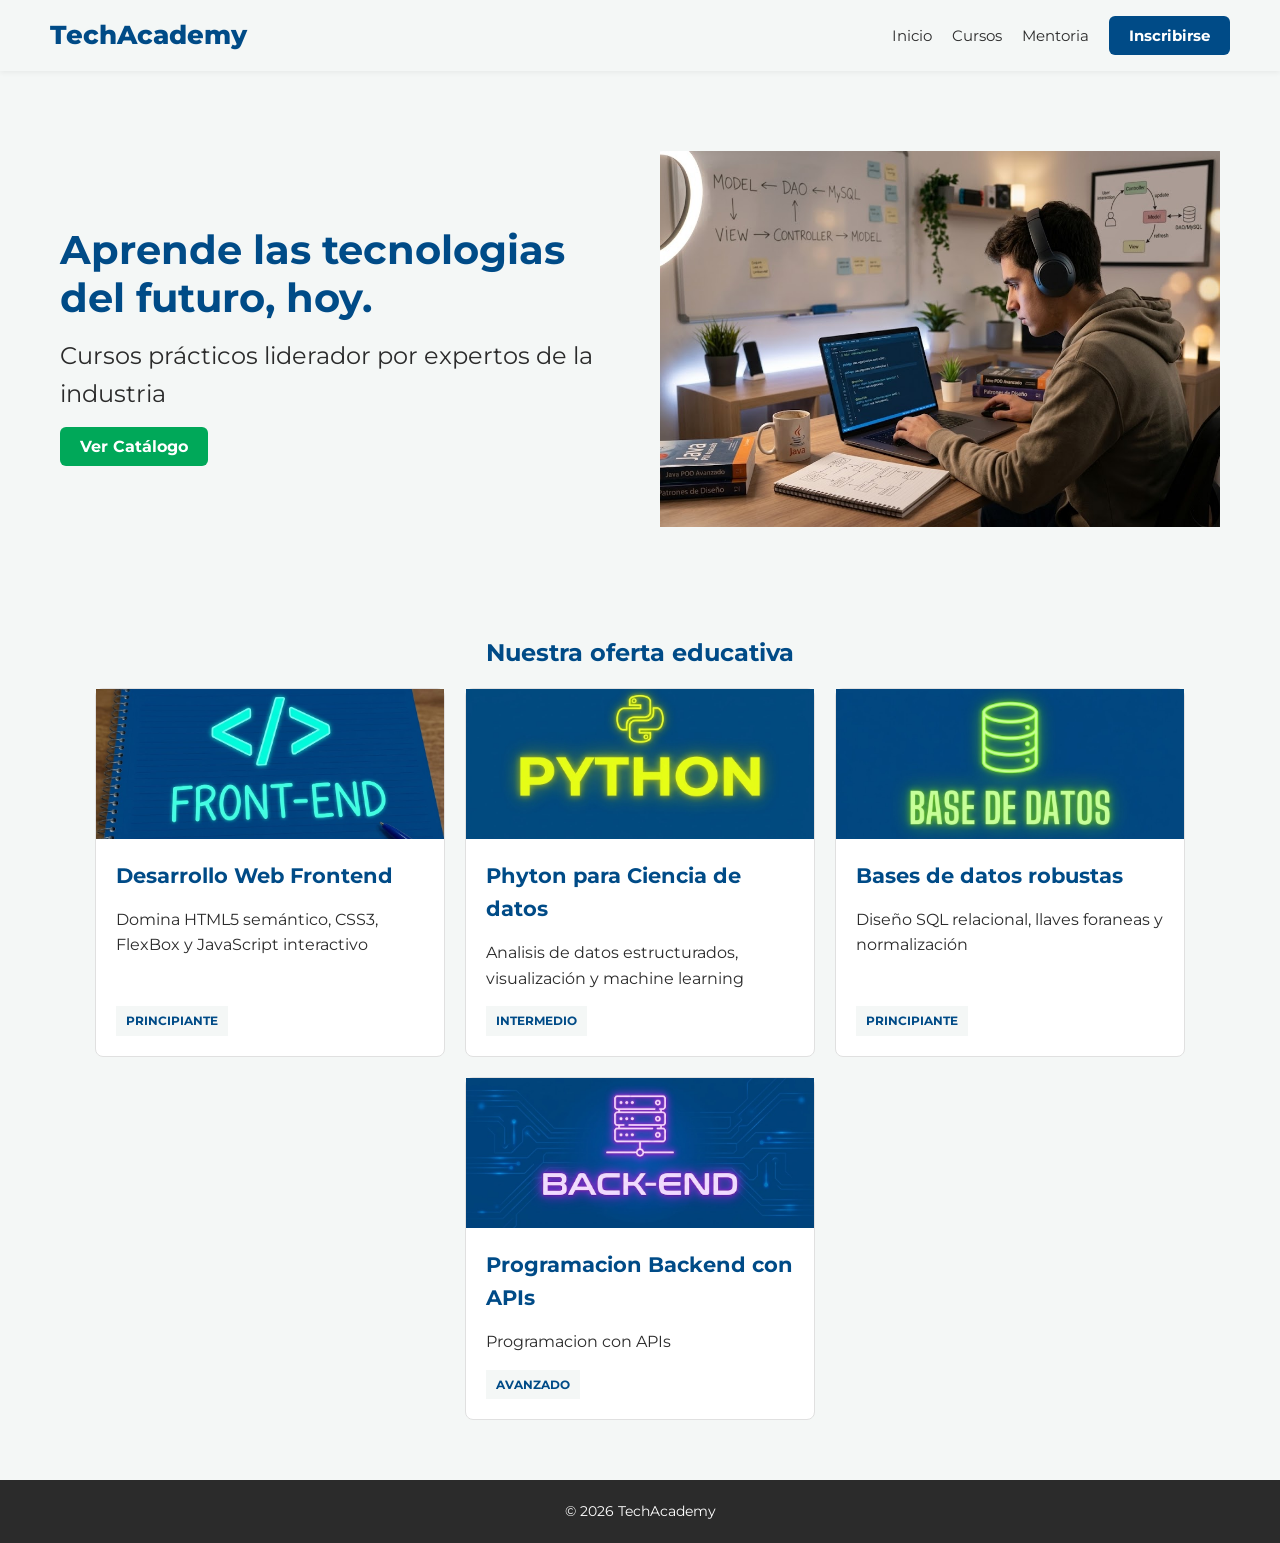
<file: index.html>
<!DOCTYPE html>
<html lang="en">
<head>
    <meta charset="UTF-8">
    <meta name="viewport" content="width=device-width, initial-scale=1.0">
    <link rel="stylesheet" href="css/miEstilo0.css">
    <title>TechAcademy</title>
    <link rel="preconnect" href="https://fonts.googleapis.com"><!--Tipografia: Google fonts: select letra, presiona get fontm, presiona get embed code-->
    <link rel="preconnect" href="https://fonts.gstatic.com" crossorigin>
    <link href="https://fonts.googleapis.com/css2?family=Montserrat:ital,wght@0,100..900;1,100..900&display=swap" rel="stylesheet">
</head>
<body>
    <!--Encabezado-->
    <header>
        <div id="logo">
            <H1>TechAcademy</H1>
        </div>
        <nav class="navPrincipal">
            <ul>
                <li><a href="index">Inicio</a></li>
                <li><a href="cursos.html">Cursos</a></li>
                <li><a href="mentoria.html">Mentoria</a></li>
                <li><a href="inscripcion.html"id="btn_destacado">Inscribirse</a></li><!--identificador-->
            </ul>
        </nav>
    </header>
    <!--CONTENIDO PRINCIPAL-->
    <main class="contenedor_principal">
        <section class="tec"><!--Contenido que acompaña a las imagenes-->
            <section class="tec_contenido">
        <h2>Aprende las tecnologias del futuro, hoy.</h2>
        <p>Cursos prácticos liderador por expertos de la industria</p>
        <a href="" id="btn_accion">Ver Catálogo</a>
            </section>
        <section class="imagen">
            <img src="images/img1.jpg" alt="Estudiante programando">
        </section>
        </section>

        <section id="catalogo"> 
            <h2>Nuestra oferta educativa</h2>
            <div class ="grid_cursos">
              <article class="tarjeta_curso">
                <img src="images/img2.jpg" alt="Frontend">
                <div class="info_curso">
                    <h3>Desarrollo Web Frontend </h3>
                    <p>Domina HTML5 semántico, CSS3, FlexBox y JavaScript interactivo</p>
                    <span class="nivel">Principiante</span>
                </div>
              </article>  
              <article class="tarjeta_curso">
                <img src="images/img3.jpg" alt="Phyton">
                     <div class="info_curso">
                    <h3>Phyton para Ciencia de datos</h3>
                    <p>Analisis de datos estructurados, visualización y machine learning</p>
                    <span class="nivel">Intermedio</span>
                     </div>
              </article>
                <article class="tarjeta_curso">
                    <img src="images/img4.jpg" alt="Bases de datos">
                    <div class="info_curso">
                        <h3>Bases de datos robustas</h3>
                        <p>Diseño SQL relacional, llaves foraneas y normalización</p>
                        <span class="nivel">Principiante</span>
                    </div>
                </article>
                <article class="tarjeta_curso">
                <img src="images/img5.jpg" alt="Backend con APIs">
                     <div class="info_curso">
                    <h3>Programacion Backend con APIs</h3>
                    <p>Programacion con APIs</p>
                    <span class="nivel">Avanzado</span>
                     </div>
              </article>
            </div>
        </section>
    </main>
    <footer>
        <p>&copy; 2026 TechAcademy</p>
</body> 
</html>
</file>
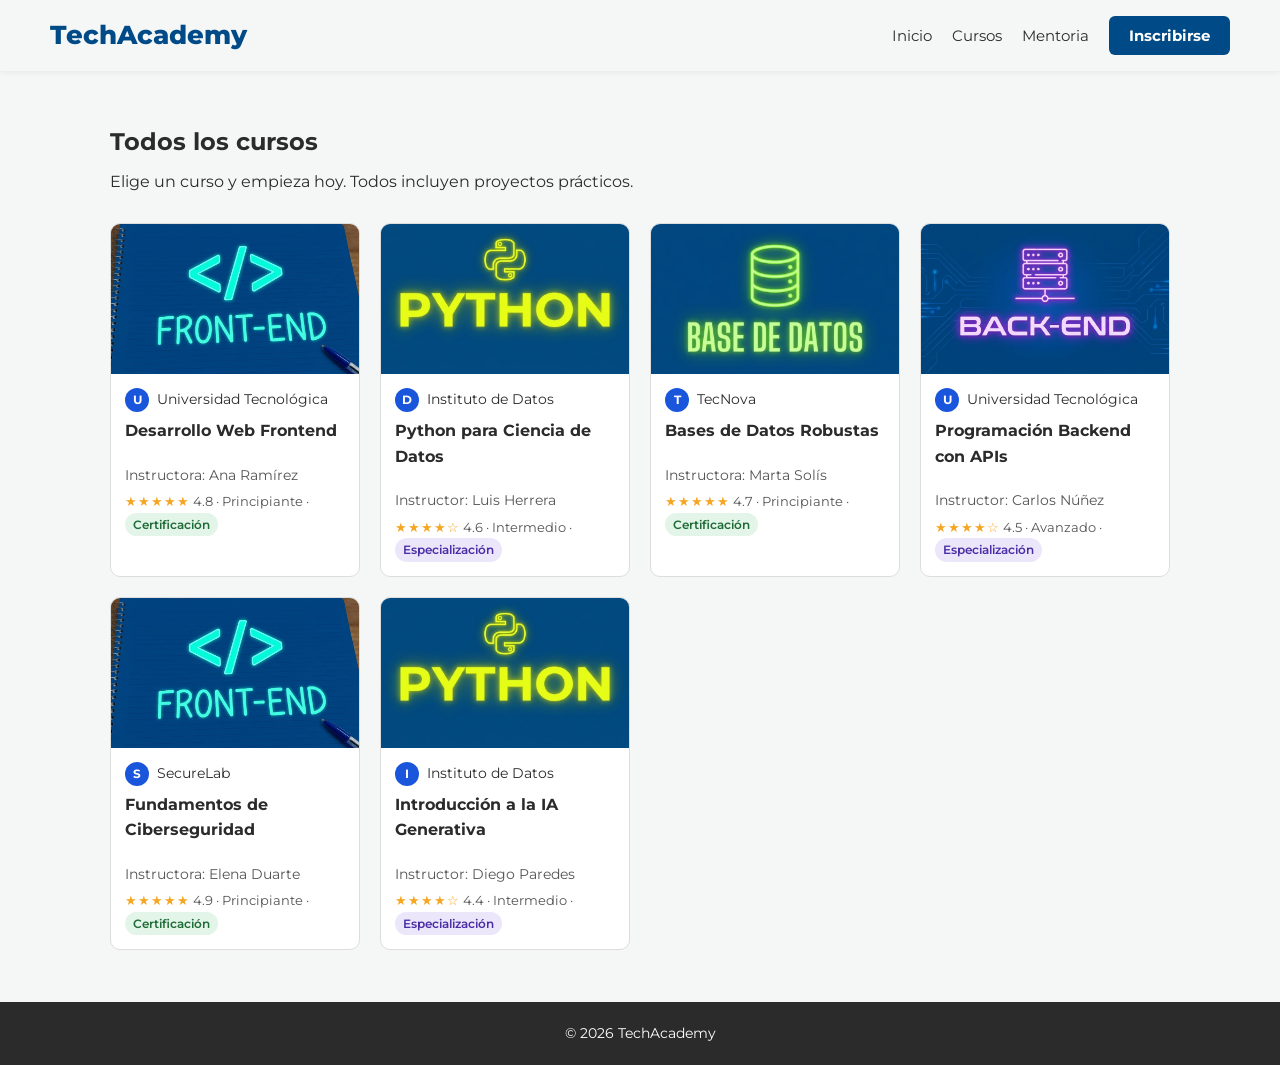
<file: cursos.html>
<!DOCTYPE html>
<html lang="es">
<head>
    <meta charset="UTF-8">
    <meta name="viewport" content="width=device-width, initial-scale=1.0">
    <link rel="stylesheet" href="css/miEstilo0.css">
    <link rel="stylesheet" href="css/paginas.css">
    <title>Cursos | TechAcademy</title>
    <link rel="preconnect" href="https://fonts.googleapis.com">
    <link rel="preconnect" href="https://fonts.gstatic.com" crossorigin>
    <link href="https://fonts.googleapis.com/css2?family=Montserrat:ital,wght@0,100..900;1,100..900&display=swap" rel="stylesheet">
</head>
<body>
    <!--Encabezado-->
    <header>
        <div id="logo">
            <h1>TechAcademy</h1>
        </div>
        <nav class="navPrincipal">
            <ul>
                <li><a href="index.html">Inicio</a></li>
                <li><a href="cursos.html">Cursos</a></li>
                <li><a href="mentoria.html">Mentoria</a></li>
                <li><a href="inscripcion.html" id="btn_destacado">Inscribirse</a></li>
            </ul>
        </nav>
    </header>

    <!--CONTENIDO PRINCIPAL-->
    <main class="contenedor_principal">
        <section class="pagina">
            <h2>Todos los cursos</h2>
            <p class="intro">Elige un curso y empieza hoy. Todos incluyen proyectos prácticos.</p>

            <div class="cuadricula_cursos">

                <article class="card">
                    <img class="card_img" src="images/img2.jpg" alt="Desarrollo web frontend">
                    <div class="card_cuerpo">
                        <p class="card_inst"><span class="logo_inst">U</span> Universidad Tecnológica</p>
                        <h3>Desarrollo Web Frontend</h3>
                        <p class="card_instructor">Instructora: Ana Ramírez</p>
                        <p class="card_meta"><span class="estrellas" aria-label="4.8 de 5 estrellas">★★★★★</span> 4.8 · Principiante · <span class="tipo tipo_cert">Certificación</span></p>
                    </div>
                </article>

                <article class="card">
                    <img class="card_img" src="images/img3.jpg" alt="Python para ciencia de datos">
                    <div class="card_cuerpo">
                        <p class="card_inst"><span class="logo_inst">D</span> Instituto de Datos</p>
                        <h3>Python para Ciencia de Datos</h3>
                        <p class="card_instructor">Instructor: Luis Herrera</p>
                        <p class="card_meta"><span class="estrellas" aria-label="4.6 de 5 estrellas">★★★★☆</span> 4.6 · Intermedio · <span class="tipo tipo_esp">Especialización</span></p>
                    </div>
                </article>

                <article class="card">
                    <img class="card_img" src="images/img4.jpg" alt="Bases de datos">
                    <div class="card_cuerpo">
                        <p class="card_inst"><span class="logo_inst">T</span> TecNova</p>
                        <h3>Bases de Datos Robustas</h3>
                        <p class="card_instructor">Instructora: Marta Solís</p>
                        <p class="card_meta"><span class="estrellas" aria-label="4.7 de 5 estrellas">★★★★★</span> 4.7 · Principiante · <span class="tipo tipo_cert">Certificación</span></p>
                    </div>
                </article>

                <article class="card">
                    <img class="card_img" src="images/img5.jpg" alt="Backend con APIs">
                    <div class="card_cuerpo">
                        <p class="card_inst"><span class="logo_inst">U</span> Universidad Tecnológica</p>
                        <h3>Programación Backend con APIs</h3>
                        <p class="card_instructor">Instructor: Carlos Núñez</p>
                        <p class="card_meta"><span class="estrellas" aria-label="4.5 de 5 estrellas">★★★★☆</span> 4.5 · Avanzado · <span class="tipo tipo_esp">Especialización</span></p>
                    </div>
                </article>

                <article class="card">
                    <img class="card_img" src="images/img2.jpg" alt="Ciberseguridad">
                    <div class="card_cuerpo">
                        <p class="card_inst"><span class="logo_inst">S</span> SecureLab</p>
                        <h3>Fundamentos de Ciberseguridad</h3>
                        <p class="card_instructor">Instructora: Elena Duarte</p>
                        <p class="card_meta"><span class="estrellas" aria-label="4.9 de 5 estrellas">★★★★★</span> 4.9 · Principiante · <span class="tipo tipo_cert">Certificación</span></p>
                    </div>
                </article>

                <article class="card">
                    <img class="card_img" src="images/img3.jpg" alt="Inteligencia artificial generativa">
                    <div class="card_cuerpo">
                        <p class="card_inst"><span class="logo_inst">I</span> Instituto de Datos</p>
                        <h3>Introducción a la IA Generativa</h3>
                        <p class="card_instructor">Instructor: Diego Paredes</p>
                        <p class="card_meta"><span class="estrellas" aria-label="4.4 de 5 estrellas">★★★★☆</span> 4.4 · Intermedio · <span class="tipo tipo_esp">Especialización</span></p>
                    </div>
                </article>

            </div>
        </section>
    </main>

    <!--Pie de página-->
    <footer>
        <p>&copy; 2026 TechAcademy</p>
    </footer>
</body>
</html>
</file>
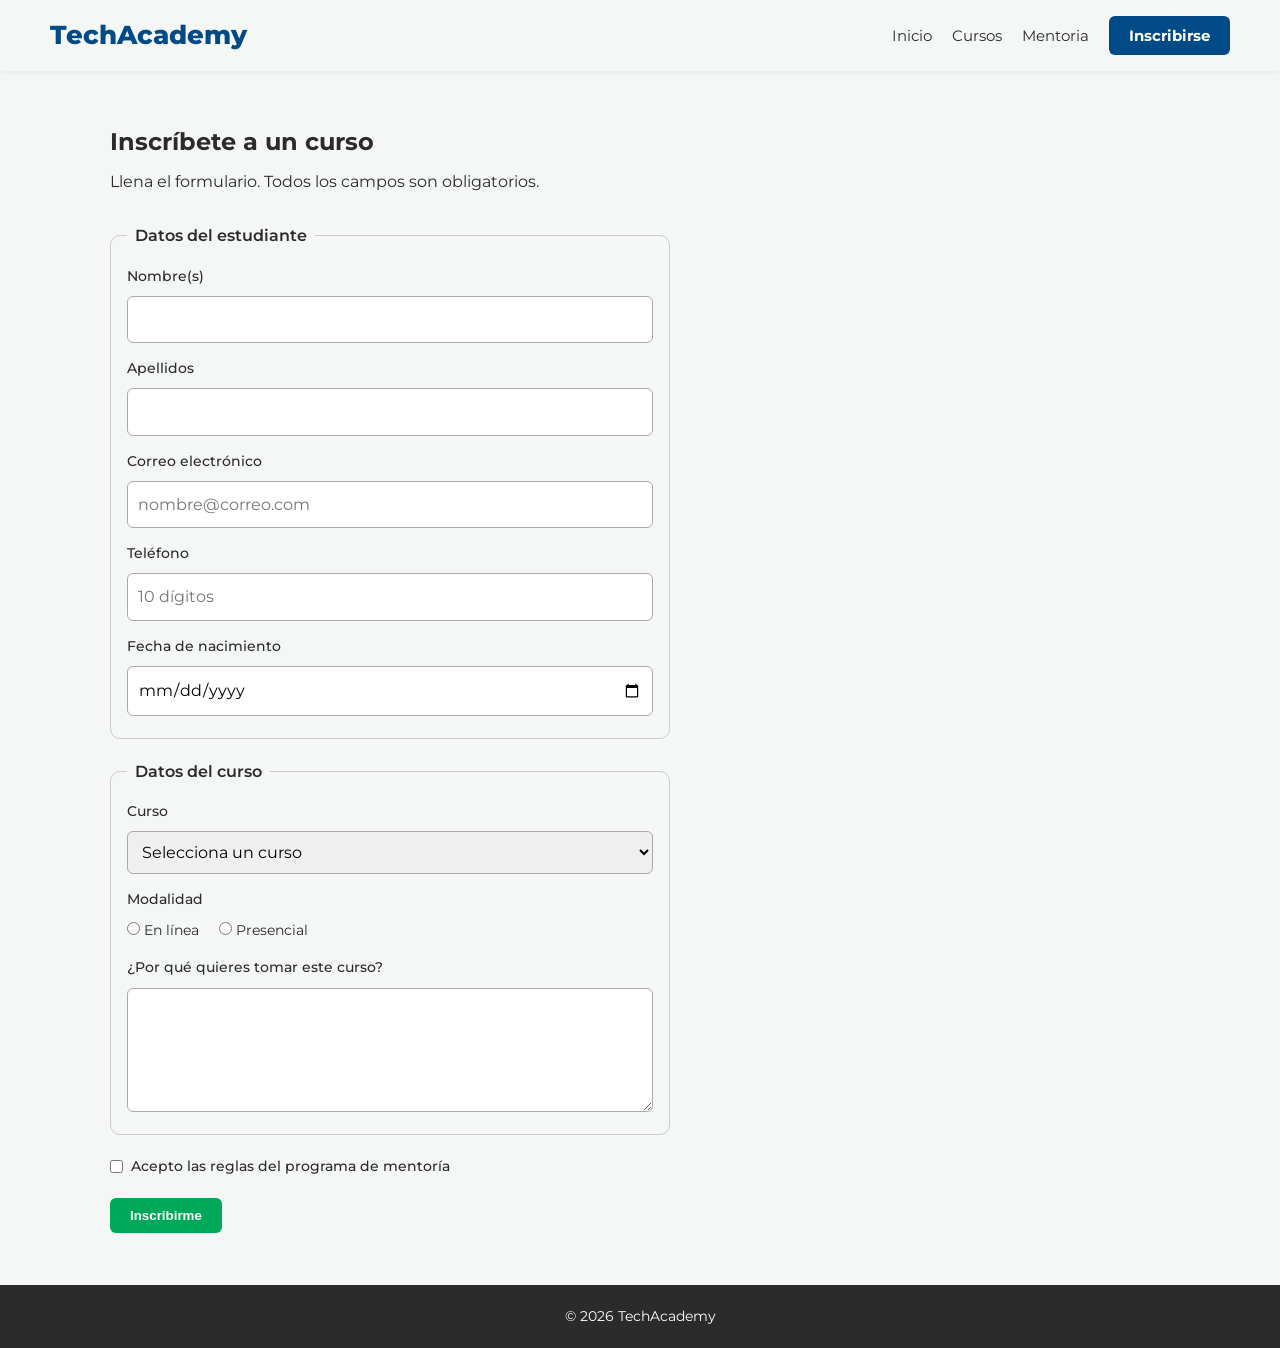
<file: inscripcion.html>
<!DOCTYPE html>
<html lang="es">
<head>
    <meta charset="UTF-8">
    <meta name="viewport" content="width=device-width, initial-scale=1.0">
    <link rel="stylesheet" href="css/miEstilo0.css">
    <link rel="stylesheet" href="css/paginas.css">
    <title>Inscripción | TechAcademy</title>
    <link rel="preconnect" href="https://fonts.googleapis.com">
    <link rel="preconnect" href="https://fonts.gstatic.com" crossorigin>
    <link href="https://fonts.googleapis.com/css2?family=Montserrat:ital,wght@0,100..900;1,100..900&display=swap" rel="stylesheet">
</head>
<body>
    <!--Encabezado-->
    <header>
        <div id="logo">
            <h1>TechAcademy</h1>
        </div>
        <nav class="navPrincipal">
            <ul>
                <li><a href="index.html">Inicio</a></li>
                <li><a href="cursos.html">Cursos</a></li>
                <li><a href="mentoria.html">Mentoria</a></li>
                <li><a href="inscripcion.html" id="btn_destacado">Inscribirse</a></li>
            </ul>
        </nav>
    </header>

    <!--CONTENIDO PRINCIPAL-->
    <main class="contenedor_principal">
        <section class="pagina">
            <h2>Inscríbete a un curso</h2>
            <p class="intro">Llena el formulario. Todos los campos son obligatorios.</p>

            <form class="formulario" action="inscripcion.html" method="get">

                <fieldset>
                    <legend>Datos del estudiante</legend>

                    <label for="nombre">Nombre(s)</label>
                    <input type="text" id="nombre" name="nombre" required>

                    <label for="apellidos">Apellidos</label>
                    <input type="text" id="apellidos" name="apellidos" required>

                    <label for="correo">Correo electrónico</label>
                    <input type="email" id="correo" name="correo" placeholder="nombre@correo.com" required>

                    <label for="telefono">Teléfono</label>
                    <input type="tel" id="telefono" name="telefono" pattern="[0-9]{10}" placeholder="10 dígitos" required>

                    <label for="nacimiento">Fecha de nacimiento</label>
                    <input type="date" id="nacimiento" name="nacimiento" required>
                </fieldset>

                <fieldset>
                    <legend>Datos del curso</legend>

                    <label for="curso">Curso</label>
                    <select id="curso" name="curso" required>
                        <option value="">Selecciona un curso</option>
                        <option value="frontend">Desarrollo Web Frontend</option>
                        <option value="python">Python para Ciencia de Datos</option>
                        <option value="bd">Bases de Datos Robustas</option>
                        <option value="backend">Programación Backend con APIs</option>
                        <option value="ciberseguridad">Fundamentos de Ciberseguridad</option>
                        <option value="ia">Introducción a la IA Generativa</option>
                    </select>

                    <p class="etiqueta">Modalidad</p>
                    <div class="opciones">
                        <label><input type="radio" name="modalidad" value="en_linea" required> En línea</label>
                        <label><input type="radio" name="modalidad" value="presencial" required> Presencial</label>
                    </div>

                    <label for="motivo">¿Por qué quieres tomar este curso?</label>
                    <textarea id="motivo" name="motivo" rows="4" required></textarea>
                </fieldset>

                <label class="acepto">
                    <input type="checkbox" name="acepto" value="si" required>
                    Acepto las reglas del programa de mentoría
                </label>

                <button type="submit" id="btn_accion">Inscribirme</button>
            </form>
        </section>
    </main>

    <!--Pie de página-->
    <footer>
        <p>&copy; 2026 TechAcademy</p>
    </footer>
</body>
</html>
</file>
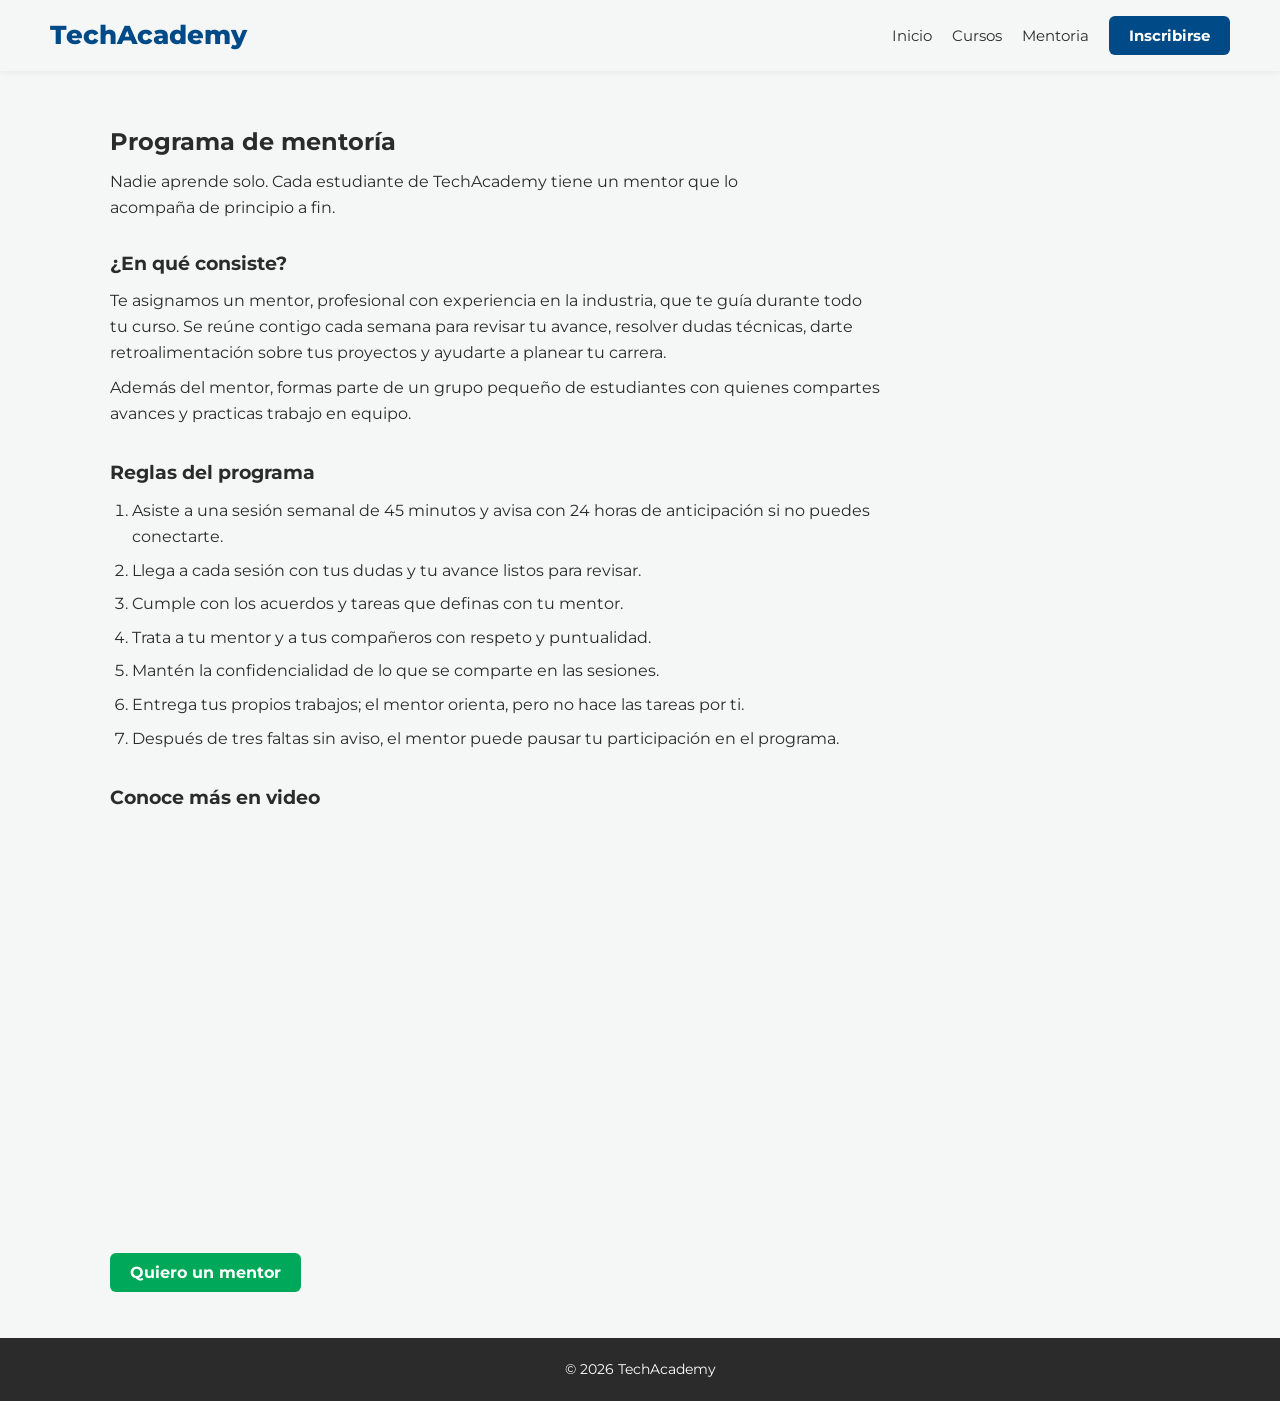
<file: mentoria.html>
<!DOCTYPE html>
<html lang="es">
<head>
    <meta charset="UTF-8">
    <meta name="viewport" content="width=device-width, initial-scale=1.0">
    <link rel="stylesheet" href="css/miEstilo0.css">
    <link rel="stylesheet" href="css/paginas.css">
    <title>Mentoría | TechAcademy</title>
    <link rel="preconnect" href="https://fonts.googleapis.com">
    <link rel="preconnect" href="https://fonts.gstatic.com" crossorigin>
    <link href="https://fonts.googleapis.com/css2?family=Montserrat:ital,wght@0,100..900;1,100..900&display=swap" rel="stylesheet">
</head>
<body>
    <!--Encabezado-->
    <header>
        <div id="logo">
            <h1>TechAcademy</h1>
        </div>
        <nav class="navPrincipal">
            <ul>
                <li><a href="index.html">Inicio</a></li>
                <li><a href="cursos.html">Cursos</a></li>
                <li><a href="mentoria.html">Mentoria</a></li>
                <li><a href="inscripcion.html" id="btn_destacado">Inscribirse</a></li>
            </ul>
        </nav>
    </header>

    <!--CONTENIDO PRINCIPAL-->
    <main class="contenedor_principal">
        <section class="pagina">
            <h2>Programa de mentoría</h2>
            <p class="intro">Nadie aprende solo. Cada estudiante de TechAcademy tiene un mentor que lo acompaña de principio a fin.</p>

            <section class="bloque">
                <h3>¿En qué consiste?</h3>
                <p>Te asignamos un mentor, profesional con experiencia en la industria, que te guía durante todo tu curso. Se reúne contigo cada semana para revisar tu avance, resolver dudas técnicas, darte retroalimentación sobre tus proyectos y ayudarte a planear tu carrera.</p>
                <p>Además del mentor, formas parte de un grupo pequeño de estudiantes con quienes compartes avances y practicas trabajo en equipo.</p>
            </section>

            <section class="bloque">
                <h3>Reglas del programa</h3>
                <ol class="reglas">
                    <li>Asiste a una sesión semanal de 45 minutos y avisa con 24 horas de anticipación si no puedes conectarte.</li>
                    <li>Llega a cada sesión con tus dudas y tu avance listos para revisar.</li>
                    <li>Cumple con los acuerdos y tareas que definas con tu mentor.</li>
                    <li>Trata a tu mentor y a tus compañeros con respeto y puntualidad.</li>
                    <li>Mantén la confidencialidad de lo que se comparte en las sesiones.</li>
                    <li>Entrega tus propios trabajos; el mentor orienta, pero no hace las tareas por ti.</li>
                    <li>Después de tres faltas sin aviso, el mentor puede pausar tu participación en el programa.</li>
                </ol>
            </section>

            <section class="bloque">
                <h3>Conoce más en video</h3>
                <div class="video">
                    <!-- Reemplaza VIDEO_ID por el ID del video de YouTube que elijas -->
                    <iframe src="https://www.youtube.com/embed/https://youtu.be/dQw4w9WgXcQ?si=xxxx" title="¿Qué es la mentoría?" referrerpolicy="strict-origin-when-cross-origin" allow="accelerometer; autoplay; clipboard-write; encrypted-media; gyroscope; picture-in-picture" allowfullscreen></iframe>
                </div>
            </section>

            <a href="inscripcion.html" id="btn_accion">Quiero un mentor</a>
        </section>
    </main>

    <!--Pie de página-->
    <footer>
        <p>&copy; 2026 TechAcademy</p>
    </footer>
</body>
</html>
</file>
<file: css/miEstilo0.css>
/*EN css utilizar escrituca snake*/
/*Recurso con fuente descargada*/
/*# para ID's, . para clases, * para toda la pagina, etiquetas html(body,head)*/
@font-face{
    font-family: 'openDescargada';
    src: url ("../Fonts/OpenSans-Regular.ttf") format ('woff2');
}
/*VARIABLES Css*/
:root{
    --color_principal: #004b87;
    --color_secundario: #00a859;
    --color_obscuro: #2b2b2b;
    --color_claro: #fff;
    --color_fondo:#f4f7f6;
    --color_borde: #e0e0e0;

    --fuente_titulos:'Montserrat';
    --fuente_cuerpo:'OpenDescargada';
}
*{
    box-sizing: border-box;
    margin: 0;
    padding: 0;
}

body{
    background-color: var(--color_fondo);
    color: var(--color_obscuro);
    line-height: 1.6;
    font-family: var(--fuente_titulos);
}

ul{
    list-style:none;
}
a{
    text-decoration: none;
    font-family: var(--fuente_titulos);
}
header{
    display: flex; /*default flex-direction:row*/
    background-color: var(--color_fondo);
    justify-content: space-between;
    align-items: center;
    box-shadow: 0 2px 5px rgb(0, 0, 0, 0.05);
    /*menu pegajoso*/
    top: 0;
    position: sticky;
    z-index:1000 ;/*preferencia de vista*/
    padding: 15px 50px;
}
nav{
    display: flex;
}
nav ul{
    display: flex;
    gap: 20px;
    align-items: center;
}

nav ul a{
    font-size: 0.95rem;/*puntos por pixeles dependiendo de la pantalla donde se vea*/
    font: weight 600;/*bold es un100%*/
    color: inherit; /*valor por default de padre*/
}
nav a:hover{
    /*aqui tengo que regresar*/
    color: var(--color_principal);
}
#logo h1{
    color: var(--color_principal);
    font-size: 1.6rem;
    font-weight: 800;
    margin-bottom: 0;
}
h1, h2,h3{
    font-family: var(--fuente_titulos);
    font-weight: 700;
    letter-spacing:-0.5 ;/*espacio estre letras*/
    margin-bottom: 15px;
}
#btn_destacado, #btn_accion{
    padding: 10px 20px;
    border-radius: 6px;
    font-weight: 700;
}
#btn_destacado{
    background-color: var(--color_principal);
    color: var(--color_claro);
}
#btn_accion{
    background-color: var(--color_secundario);
    color: var(--color_claro);
}
#btn_accion:hover{
    background-color: var(--color_principal);
    color: var(--color_claro);
}
#btn_destacado:hover{
    background-color: var(--color_principal);
    color: var(--color_secundario);
}
.contenedor_principal{
    max-width: 1200px; /*Tamaño universal para la imagen*/
    margin: 0 auto;
    padding: 20px;
}
/*Contenido principal*/
.tec{
    display: flex;
    flex-direction: row;
    align-items: center;
    gap: 40px; /*espacio entre palabras*/
    padding: 60px 0;
    flex-wrap: wrap;
}

.tec_contenido, .imagen{
    flex: 1 1 300px;
}
.tec_contenido h2{
    font-size: 2.5rem;
    color: var(--color_principal);
    line-height: 1.2;
}
.tec_contenido p{
    font-size: 1.5rem;
    margin-bottom: 20px;
}
img{width: 100%;}


/*GRID DEL CURSO*/
#catalogo{
    padding: 40px 0;
}
#catalogo h2{
    color: var(--color_principal);
    text-align: center;
}
.grid_cursos{
    display: flex;
    flex-wrap: wrap;/*RESPONSIBIDAD*/
    gap: 20px;
    justify-content: center;/*alinear al centro*/
}
.tarjeta_curso{
    background-color: var(--color_claro);
    border: 1px solid var(--color_borde);
    border-radius: 8px;
    flex: 1 1 280px; /*flex-grow: ancho elemento se hace grande o pequeño, flex-shrink encojer segun la responsabilidad, flex-basis:permite definir un tamaño de partida*/
    max-width: 350px;/*Maximo de ancho*/
    display: flex;/*Permite organizar segun lo que quiera columna, fila*/
    flex-direction: column;
    /*AQUI EFECTO*/
    transition: transform 0.5s ease, box-shadow 0.5s ease; /*transicion de efecto*/
}
.tarjeta_curso:hover{
    transform: translateY(-5px);/*efecto de movimiento hacia arriba*/
    box-shadow: 0 6px 18px rgba(0, 0, 0, 0.8);/*efecto de sombra*/
}
.tarjeta_curso img{
    width: 100%;
    height: 150px;
    object-fit: cover;/*corta la imagen para que se vea bien*/
}
.info_curso{
    padding: 20px;
    flex-grow: 1; /*permite que el contenido ocupe todo el espacio disponible*/
    display: flex;
    flex-direction: column;
}
.info_curso h3{
    font-size: 1.3rem;
    color: var(--color_principal);
}
.info_curso p{
    margin-bottom: 15px;
    flex-grow: 1; /*permite que el contenido ocupe todo el espacio disponible*/
    color: var(--color_obscuro);
}
.nivel{
    background-color: var(--color_fondo);
    color: var(--color_principal);
    font-family: var(--fuente_titulos);
    padding: 5px 10px;
    font-size: 0.75rem;
    font-weight: 700;
    text-transform: uppercase;
    align-self: flex-start; /*alinear al inicio del contenedor*/
}

/*footer*/
footer{
    background-color: var(--color_obscuro);
    color: var(--color_claro);
    text-align: center;
    padding: 20px;
    font-size: 0.9rem;
}
</file>
<file: css/paginas.css>
.pagina {
    max-width: 1100px;
    margin: 0 auto;
    padding: 32px 20px;
}

.pagina h2 { margin-bottom: 8px; }

.intro {
    margin-bottom: 28px;
    max-width: 65ch;
}

/* ---------- CURSOS ---------- */
.cuadricula_cursos {
    display: grid;
    grid-template-columns: repeat(auto-fill, minmax(240px, 1fr));
    gap: 20px;
}

.card {
    background: #fff;
    border: 1px solid #ddd;
    border-radius: 10px;
    overflow: hidden;
    display: flex;
    flex-direction: column;
}

.card_img {
    width: 100%;
    height: 150px;
    object-fit: cover;
    display: block;
}

.card_cuerpo {
    padding: 14px;
    display: flex;
    flex-direction: column;
    gap: 6px;
}

.card_cuerpo h3 { font-size: 1rem; }

.card_inst {
    display: flex;
    align-items: center;
    gap: 8px;
    font-size: 0.85rem;
}

.logo_inst {
    display: inline-flex;
    align-items: center;
    justify-content: center;
    width: 24px;
    height: 24px;
    border-radius: 50%;
    background: #1a56db;
    color: #fff;
    font-weight: 700;
    font-size: 0.75rem;
}

.card_instructor { font-size: 0.85rem; color: #555; }
.card_meta { font-size: 0.8rem; color: #555; }
.estrellas { color: #f5a623; letter-spacing: 1px; }

.tipo {
    display: inline-block;
    padding: 2px 8px;
    border-radius: 999px;
    font-size: 0.75rem;
    font-weight: 600;
}
.tipo_cert { background: #e3f4e8; color: #1e6b36; }
.tipo_esp  { background: #ece6fb; color: #4b2ea6; }

/* ---------- MENTORÍA ---------- */
.bloque { margin-bottom: 32px; }
.bloque h3 { margin-bottom: 10px; }
.bloque p { max-width: 70ch; margin-bottom: 10px; }

.reglas { padding-left: 22px; max-width: 70ch; }
.reglas li { margin-bottom: 8px; }

.video {
    position: relative;
    width: 100%;
    max-width: 720px;
    aspect-ratio: 16 / 9;
}
.video iframe {
    position: absolute;
    inset: 0;
    width: 100%;
    height: 100%;
    border: 0;
}

/* ---------- INSCRIPCIÓN ---------- */
.formulario {
    max-width: 560px;
    display: flex;
    flex-direction: column;
    gap: 20px;
}

.formulario fieldset {
    border: 1px solid #ccc;
    border-radius: 10px;
    padding: 16px;
    display: flex;
    flex-direction: column;
    gap: 8px;
}

.formulario legend { padding: 0 8px; font-weight: 600; }

.formulario label,
.formulario .etiqueta { font-weight: 500; font-size: 0.9rem; }

.formulario input[type="text"],
.formulario input[type="email"],
.formulario input[type="tel"],
.formulario input[type="date"],
.formulario select,
.formulario textarea {
    width: 100%;
    padding: 10px;
    border: 1px solid #aaa;
    border-radius: 6px;
    font: inherit;
    margin-bottom: 6px;
}

.formulario input:focus,
.formulario select:focus,
.formulario textarea:focus {
    outline: 2px solid #1a56db;
    outline-offset: 1px;
}

.opciones { display: flex; gap: 20px; margin-bottom: 6px; }
.opciones label { font-weight: 400; }

.acepto { display: flex; gap: 8px; align-items: center; font-weight: 400; }

button#btn_accion { cursor: pointer; border: 0; align-self: flex-start; }
</file>
